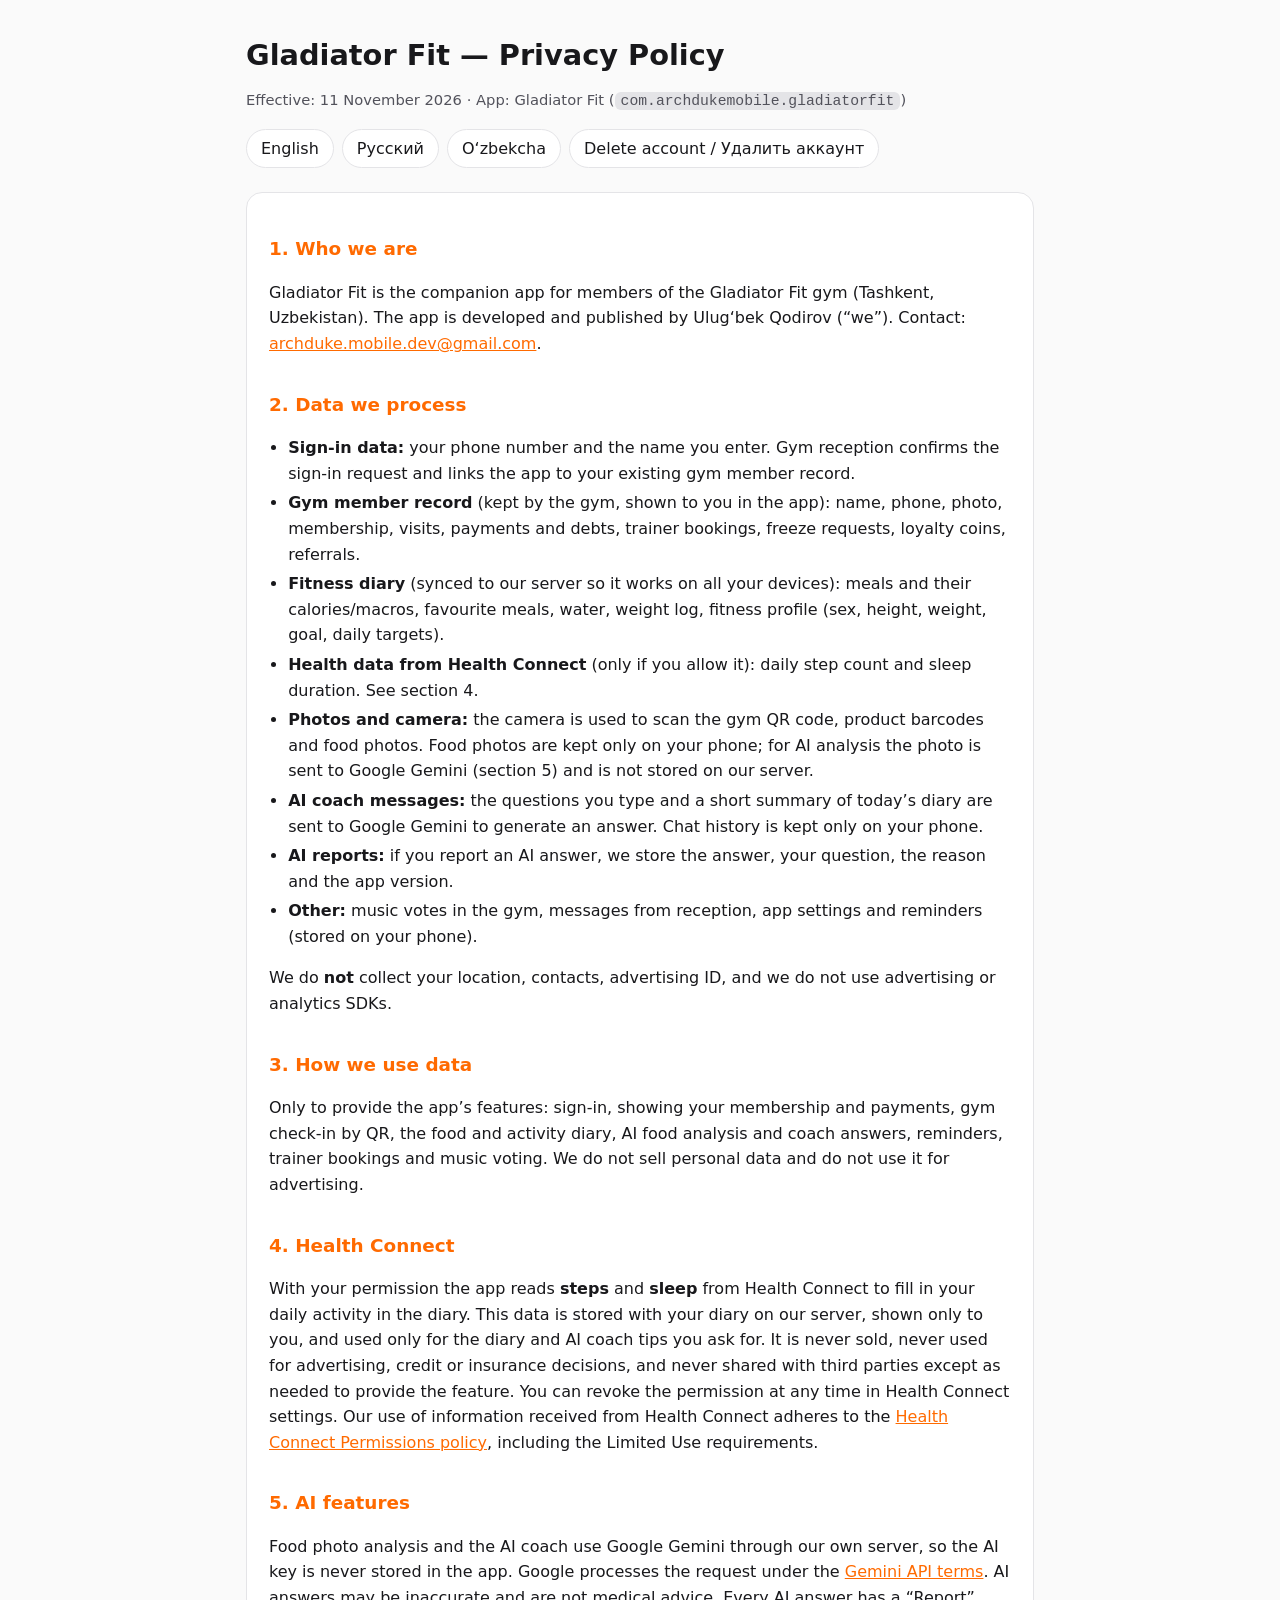
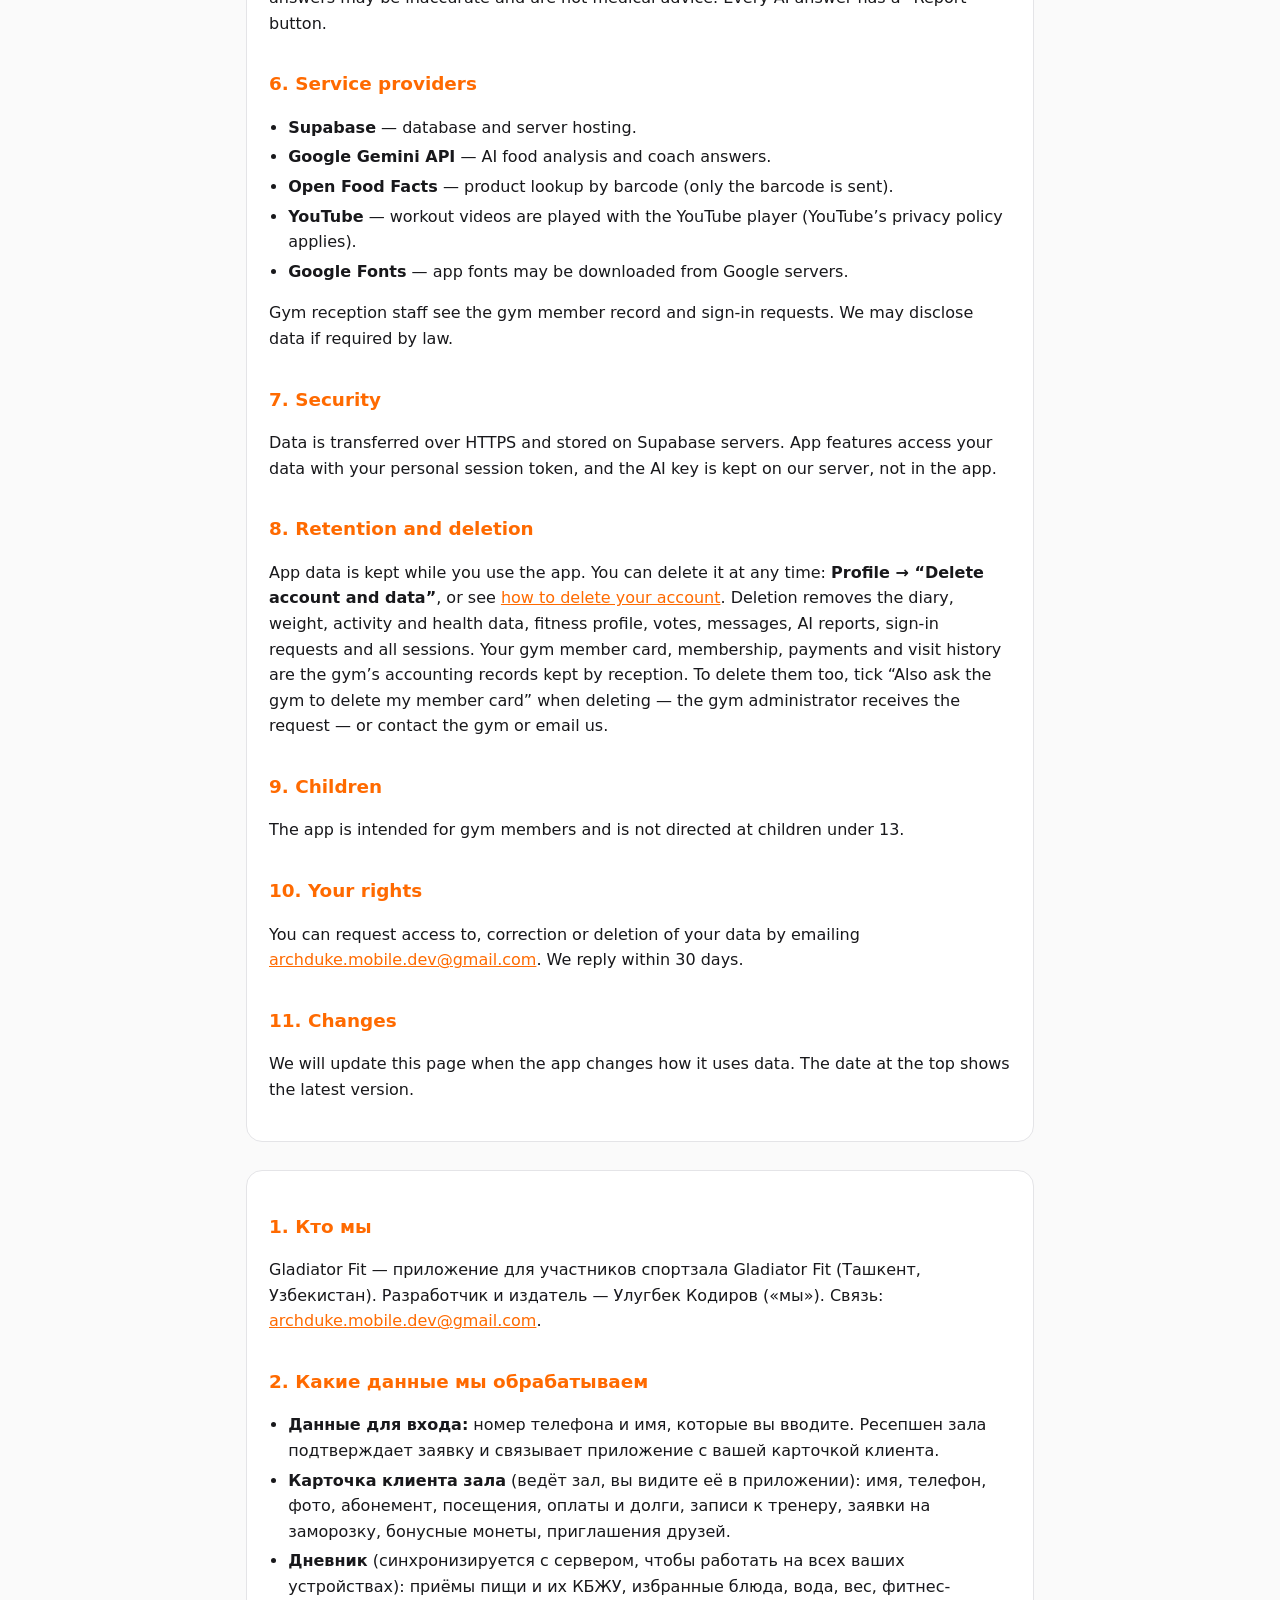
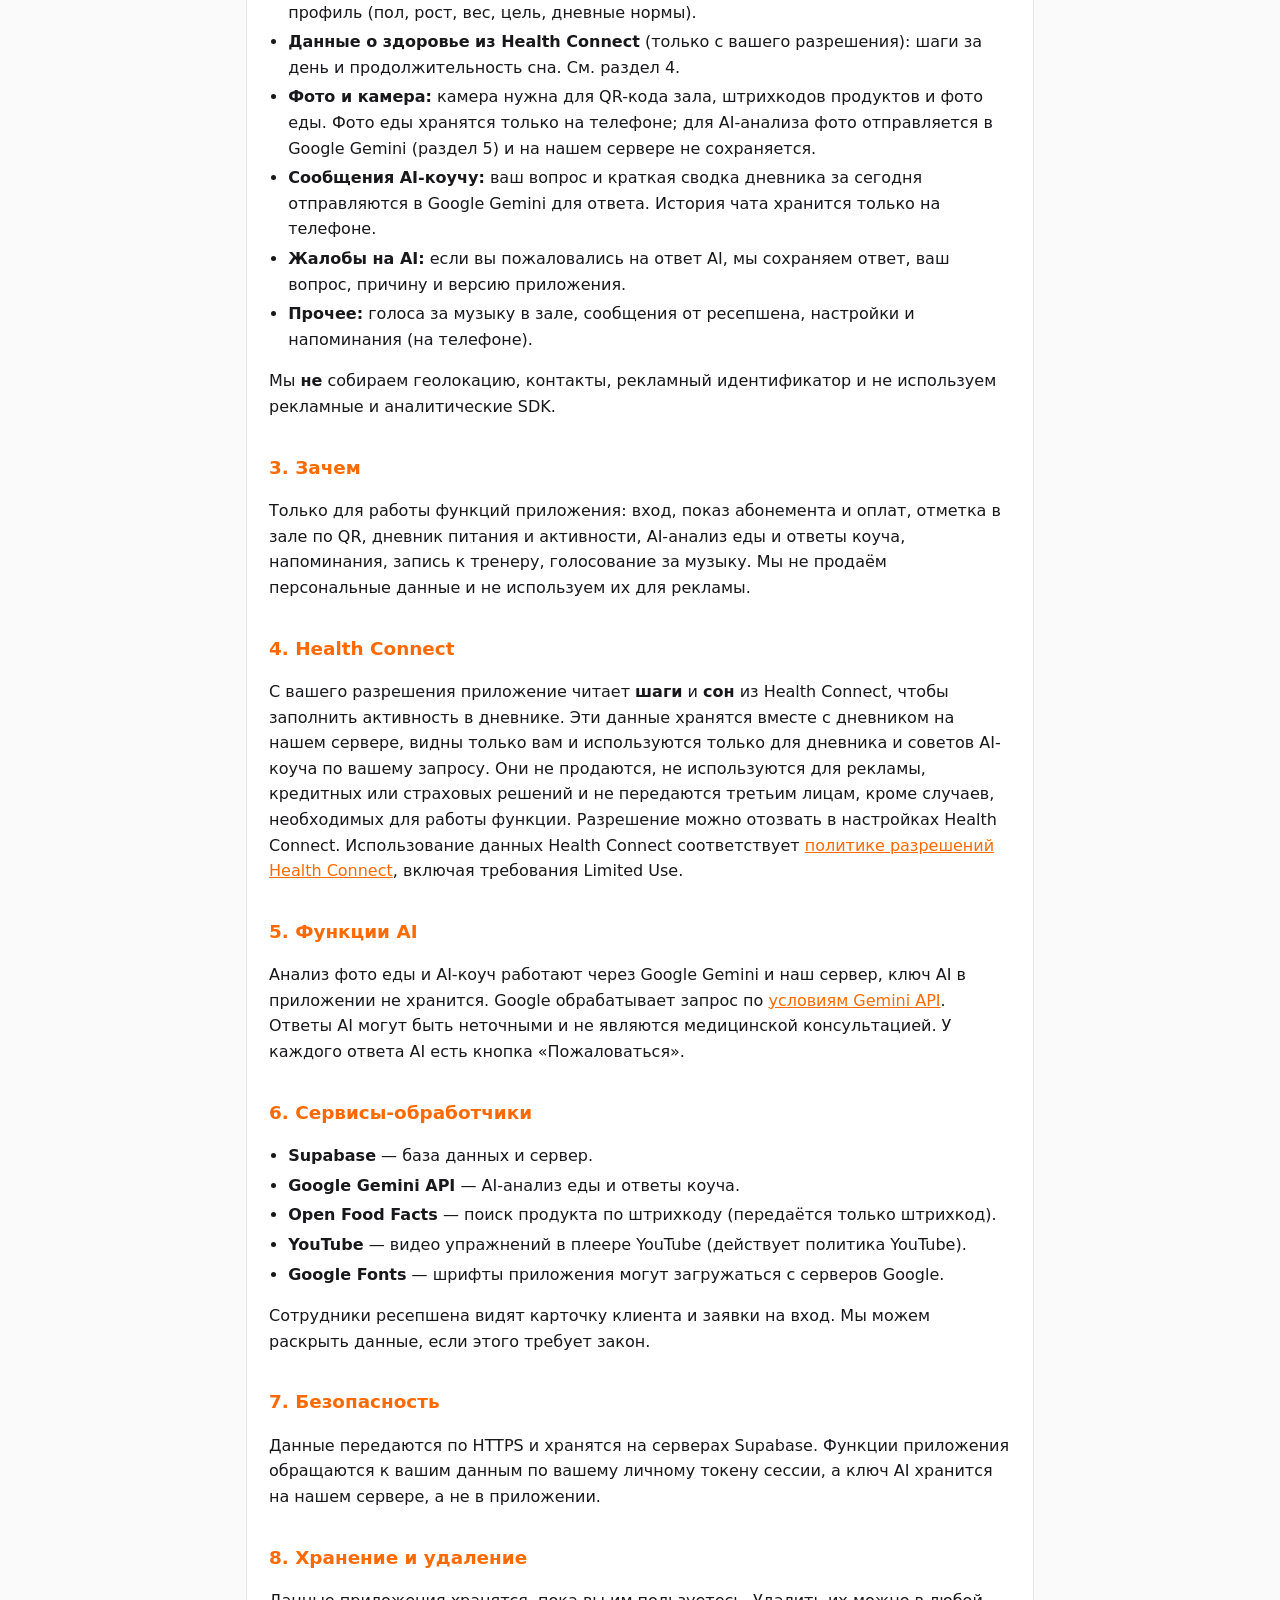
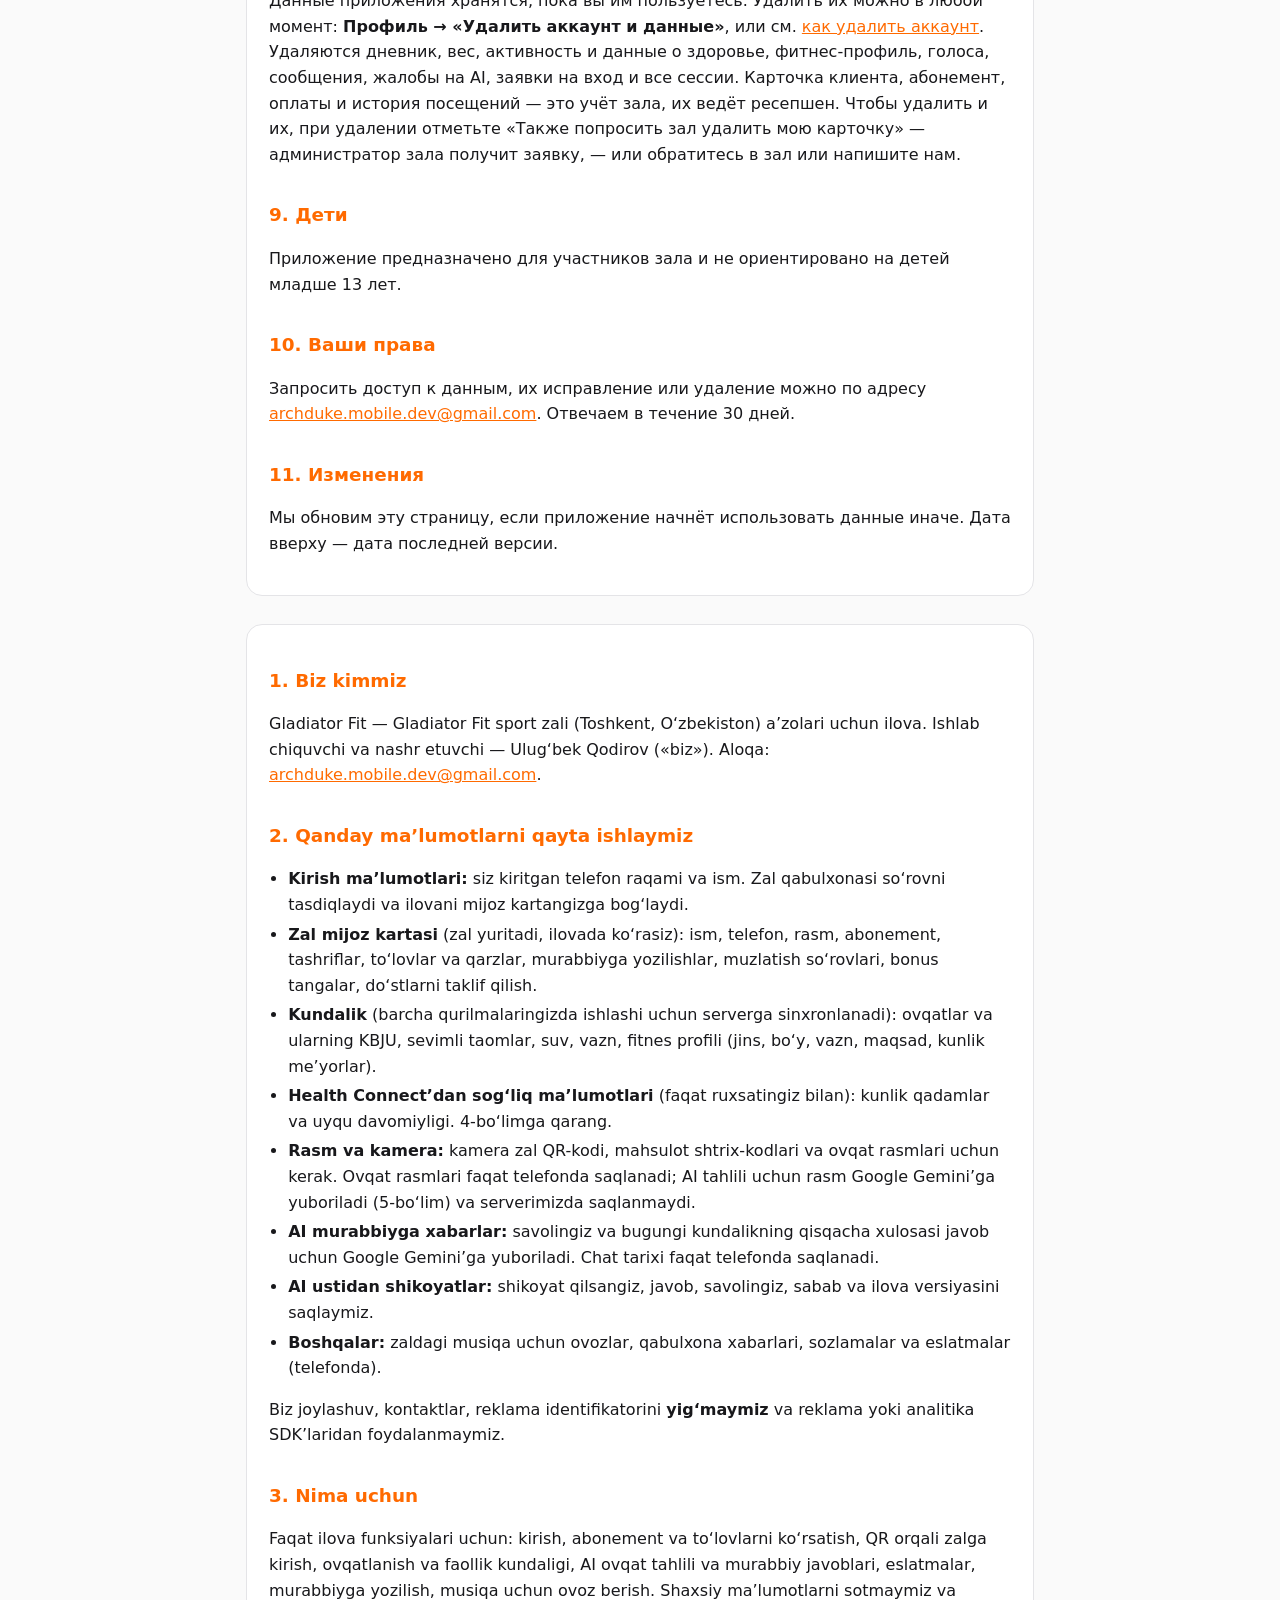
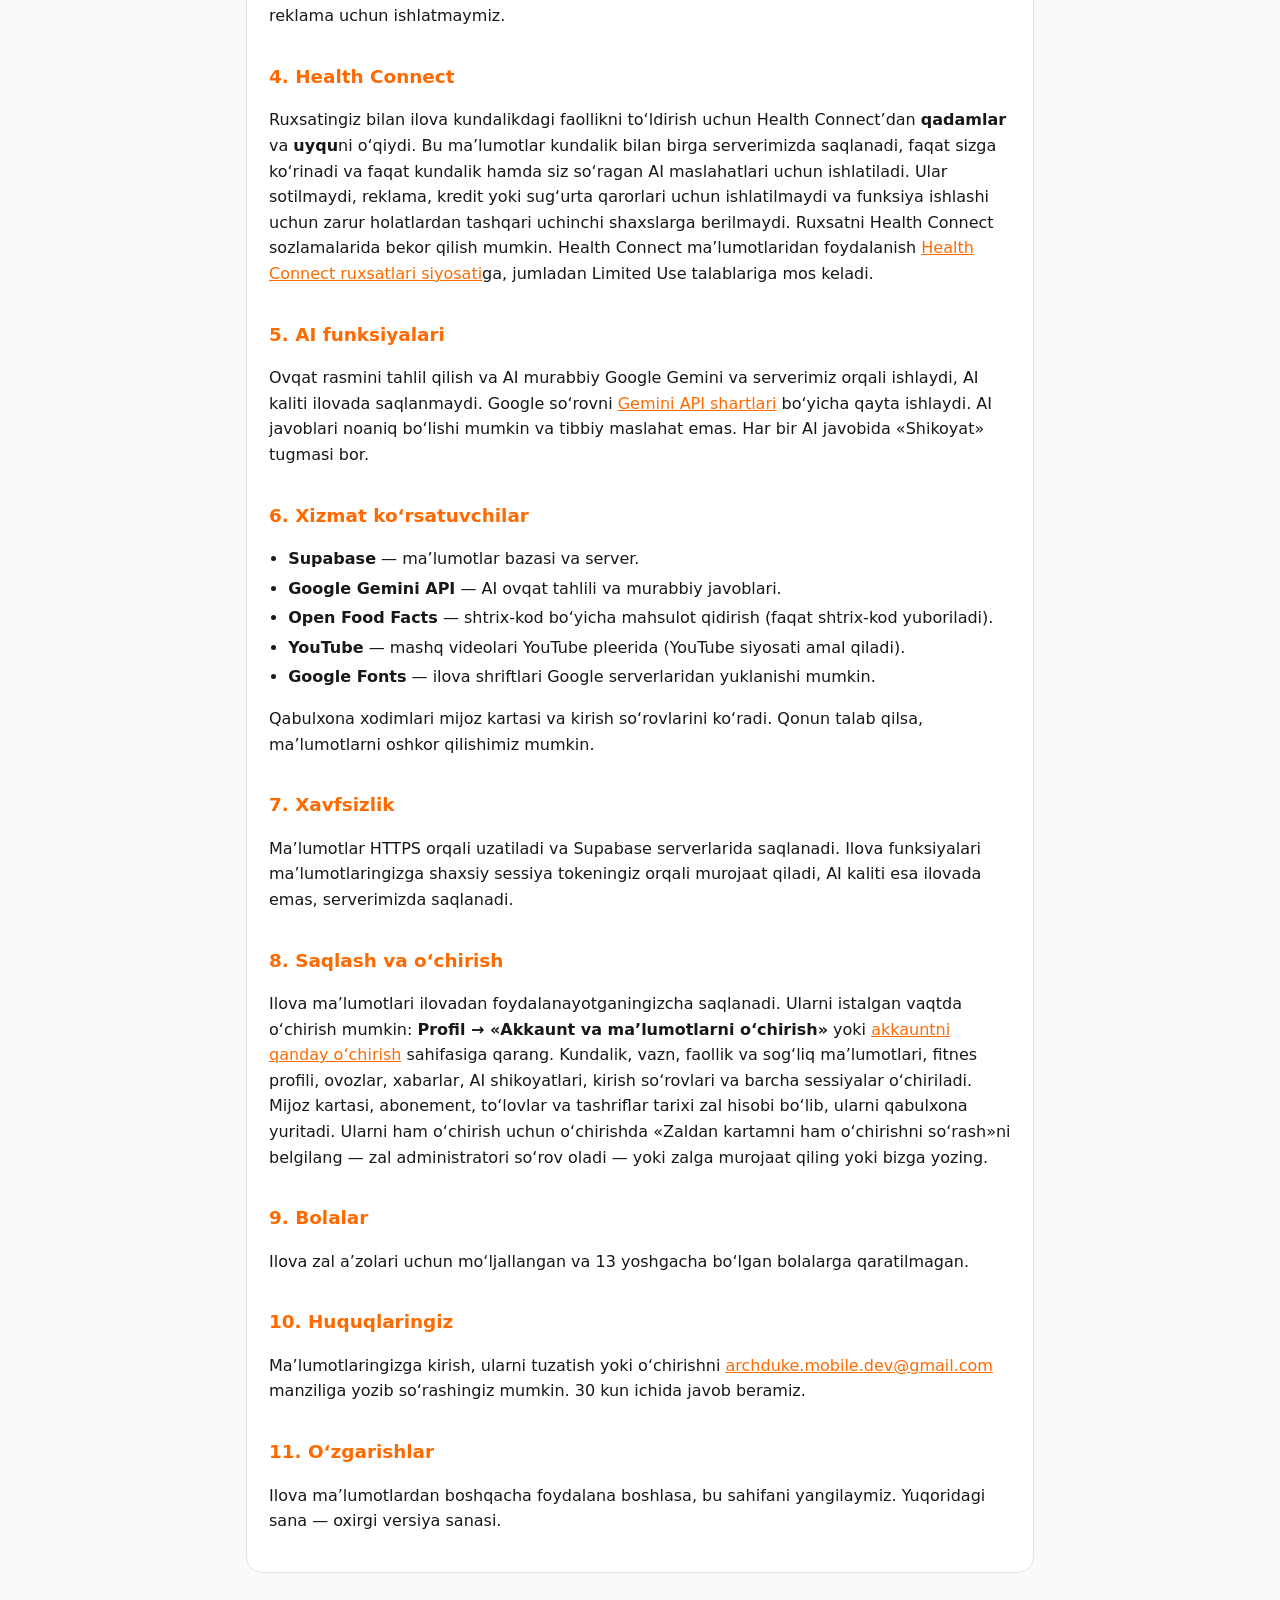
<file: index.html>
<!doctype html>
<html lang="en">
<head>
<meta charset="utf-8">
<meta name="viewport" content="width=device-width, initial-scale=1">
<title>Gladiator Fit — Privacy Policy</title>
<link rel="stylesheet" href="style.css">
</head>
<body>
<main>
<h1>Gladiator Fit — Privacy Policy</h1>
<p class="muted">Effective: 11 November 2026 · App: Gladiator Fit (<code>com.archdukemobile.gladiatorfit</code>)</p>
<nav class="lang"><a href="#en">English</a><a href="#ru">Русский</a><a href="#uz">O‘zbekcha</a><a href="delete-account/">Delete account / Удалить аккаунт</a></nav>

<!-- ═══════════════════════════ ENGLISH ═══════════════════════════ -->
<section class="l" id="en" lang="en">
<h2>1. Who we are</h2>
<p>Gladiator Fit is the companion app for members of the Gladiator Fit gym (Tashkent, Uzbekistan). The app is developed and published by Ulug‘bek Qodirov (“we”). Contact: <a href="mailto:archduke.mobile.dev@gmail.com">archduke.mobile.dev@gmail.com</a>.</p>

<h2>2. Data we process</h2>
<ul>
<li><b>Sign-in data:</b> your phone number and the name you enter. Gym reception confirms the sign-in request and links the app to your existing gym member record.</li>
<li><b>Gym member record</b> (kept by the gym, shown to you in the app): name, phone, photo, membership, visits, payments and debts, trainer bookings, freeze requests, loyalty coins, referrals.</li>
<li><b>Fitness diary</b> (synced to our server so it works on all your devices): meals and their calories/macros, favourite meals, water, weight log, fitness profile (sex, height, weight, goal, daily targets).</li>
<li><b>Health data from Health Connect</b> (only if you allow it): daily step count and sleep duration. See section 4.</li>
<li><b>Photos and camera:</b> the camera is used to scan the gym QR code, product barcodes and food photos. Food photos are kept only on your phone; for AI analysis the photo is sent to Google Gemini (section 5) and is not stored on our server.</li>
<li><b>AI coach messages:</b> the questions you type and a short summary of today’s diary are sent to Google Gemini to generate an answer. Chat history is kept only on your phone.</li>
<li><b>AI reports:</b> if you report an AI answer, we store the answer, your question, the reason and the app version.</li>
<li><b>Other:</b> music votes in the gym, messages from reception, app settings and reminders (stored on your phone).</li>
</ul>
<p>We do <b>not</b> collect your location, contacts, advertising ID, and we do not use advertising or analytics SDKs.</p>

<h2>3. How we use data</h2>
<p>Only to provide the app’s features: sign-in, showing your membership and payments, gym check-in by QR, the food and activity diary, AI food analysis and coach answers, reminders, trainer bookings and music voting. We do not sell personal data and do not use it for advertising.</p>

<h2>4. Health Connect</h2>
<p>With your permission the app reads <b>steps</b> and <b>sleep</b> from Health Connect to fill in your daily activity in the diary. This data is stored with your diary on our server, shown only to you, and used only for the diary and AI coach tips you ask for. It is never sold, never used for advertising, credit or insurance decisions, and never shared with third parties except as needed to provide the feature. You can revoke the permission at any time in Health Connect settings. Our use of information received from Health Connect adheres to the <a href="https://support.google.com/googleplay/android-developer/answer/12991134">Health Connect Permissions policy</a>, including the Limited Use requirements.</p>

<h2>5. AI features</h2>
<p>Food photo analysis and the AI coach use Google Gemini through our own server, so the AI key is never stored in the app. Google processes the request under the <a href="https://ai.google.dev/gemini-api/terms">Gemini API terms</a>. AI answers may be inaccurate and are not medical advice. Every AI answer has a “Report” button.</p>

<h2>6. Service providers</h2>
<ul>
<li><b>Supabase</b> — database and server hosting.</li>
<li><b>Google Gemini API</b> — AI food analysis and coach answers.</li>
<li><b>Open Food Facts</b> — product lookup by barcode (only the barcode is sent).</li>
<li><b>YouTube</b> — workout videos are played with the YouTube player (YouTube’s privacy policy applies).</li>
<li><b>Google Fonts</b> — app fonts may be downloaded from Google servers.</li>
</ul>
<p>Gym reception staff see the gym member record and sign-in requests. We may disclose data if required by law.</p>

<h2>7. Security</h2>
<p>Data is transferred over HTTPS and stored on Supabase servers. App features access your data with your personal session token, and the AI key is kept on our server, not in the app.</p>

<h2>8. Retention and deletion</h2>
<p>App data is kept while you use the app. You can delete it at any time: <b>Profile → “Delete account and data”</b>, or see <a href="delete-account/">how to delete your account</a>. Deletion removes the diary, weight, activity and health data, fitness profile, votes, messages, AI reports, sign-in requests and all sessions. Your gym member card, membership, payments and visit history are the gym’s accounting records kept by reception. To delete them too, tick “Also ask the gym to delete my member card” when deleting — the gym administrator receives the request — or contact the gym or email us.</p>

<h2>9. Children</h2>
<p>The app is intended for gym members and is not directed at children under 13.</p>

<h2>10. Your rights</h2>
<p>You can request access to, correction or deletion of your data by emailing <a href="mailto:archduke.mobile.dev@gmail.com">archduke.mobile.dev@gmail.com</a>. We reply within 30 days.</p>

<h2>11. Changes</h2>
<p>We will update this page when the app changes how it uses data. The date at the top shows the latest version.</p>
</section>

<!-- ═══════════════════════════ РУССКИЙ ═══════════════════════════ -->
<section class="l" id="ru" lang="ru">
<h2>1. Кто мы</h2>
<p>Gladiator Fit — приложение для участников спортзала Gladiator Fit (Ташкент, Узбекистан). Разработчик и издатель — Улугбек Кодиров («мы»). Связь: <a href="mailto:archduke.mobile.dev@gmail.com">archduke.mobile.dev@gmail.com</a>.</p>

<h2>2. Какие данные мы обрабатываем</h2>
<ul>
<li><b>Данные для входа:</b> номер телефона и имя, которые вы вводите. Ресепшен зала подтверждает заявку и связывает приложение с вашей карточкой клиента.</li>
<li><b>Карточка клиента зала</b> (ведёт зал, вы видите её в приложении): имя, телефон, фото, абонемент, посещения, оплаты и долги, записи к тренеру, заявки на заморозку, бонусные монеты, приглашения друзей.</li>
<li><b>Дневник</b> (синхронизируется с сервером, чтобы работать на всех ваших устройствах): приёмы пищи и их КБЖУ, избранные блюда, вода, вес, фитнес-профиль (пол, рост, вес, цель, дневные нормы).</li>
<li><b>Данные о здоровье из Health Connect</b> (только с вашего разрешения): шаги за день и продолжительность сна. См. раздел 4.</li>
<li><b>Фото и камера:</b> камера нужна для QR-кода зала, штрихкодов продуктов и фото еды. Фото еды хранятся только на телефоне; для AI-анализа фото отправляется в Google Gemini (раздел 5) и на нашем сервере не сохраняется.</li>
<li><b>Сообщения AI-коучу:</b> ваш вопрос и краткая сводка дневника за сегодня отправляются в Google Gemini для ответа. История чата хранится только на телефоне.</li>
<li><b>Жалобы на AI:</b> если вы пожаловались на ответ AI, мы сохраняем ответ, ваш вопрос, причину и версию приложения.</li>
<li><b>Прочее:</b> голоса за музыку в зале, сообщения от ресепшена, настройки и напоминания (на телефоне).</li>
</ul>
<p>Мы <b>не</b> собираем геолокацию, контакты, рекламный идентификатор и не используем рекламные и аналитические SDK.</p>

<h2>3. Зачем</h2>
<p>Только для работы функций приложения: вход, показ абонемента и оплат, отметка в зале по QR, дневник питания и активности, AI-анализ еды и ответы коуча, напоминания, запись к тренеру, голосование за музыку. Мы не продаём персональные данные и не используем их для рекламы.</p>

<h2>4. Health Connect</h2>
<p>С вашего разрешения приложение читает <b>шаги</b> и <b>сон</b> из Health Connect, чтобы заполнить активность в дневнике. Эти данные хранятся вместе с дневником на нашем сервере, видны только вам и используются только для дневника и советов AI-коуча по вашему запросу. Они не продаются, не используются для рекламы, кредитных или страховых решений и не передаются третьим лицам, кроме случаев, необходимых для работы функции. Разрешение можно отозвать в настройках Health Connect. Использование данных Health Connect соответствует <a href="https://support.google.com/googleplay/android-developer/answer/12991134">политике разрешений Health Connect</a>, включая требования Limited Use.</p>

<h2>5. Функции AI</h2>
<p>Анализ фото еды и AI-коуч работают через Google Gemini и наш сервер, ключ AI в приложении не хранится. Google обрабатывает запрос по <a href="https://ai.google.dev/gemini-api/terms">условиям Gemini API</a>. Ответы AI могут быть неточными и не являются медицинской консультацией. У каждого ответа AI есть кнопка «Пожаловаться».</p>

<h2>6. Сервисы-обработчики</h2>
<ul>
<li><b>Supabase</b> — база данных и сервер.</li>
<li><b>Google Gemini API</b> — AI-анализ еды и ответы коуча.</li>
<li><b>Open Food Facts</b> — поиск продукта по штрихкоду (передаётся только штрихкод).</li>
<li><b>YouTube</b> — видео упражнений в плеере YouTube (действует политика YouTube).</li>
<li><b>Google Fonts</b> — шрифты приложения могут загружаться с серверов Google.</li>
</ul>
<p>Сотрудники ресепшена видят карточку клиента и заявки на вход. Мы можем раскрыть данные, если этого требует закон.</p>

<h2>7. Безопасность</h2>
<p>Данные передаются по HTTPS и хранятся на серверах Supabase. Функции приложения обращаются к вашим данным по вашему личному токену сессии, а ключ AI хранится на нашем сервере, а не в приложении.</p>

<h2>8. Хранение и удаление</h2>
<p>Данные приложения хранятся, пока вы им пользуетесь. Удалить их можно в любой момент: <b>Профиль → «Удалить аккаунт и данные»</b>, или см. <a href="delete-account/#ru">как удалить аккаунт</a>. Удаляются дневник, вес, активность и данные о здоровье, фитнес-профиль, голоса, сообщения, жалобы на AI, заявки на вход и все сессии. Карточка клиента, абонемент, оплаты и история посещений — это учёт зала, их ведёт ресепшен. Чтобы удалить и их, при удалении отметьте «Также попросить зал удалить мою карточку» — администратор зала получит заявку, — или обратитесь в зал или напишите нам.</p>

<h2>9. Дети</h2>
<p>Приложение предназначено для участников зала и не ориентировано на детей младше 13 лет.</p>

<h2>10. Ваши права</h2>
<p>Запросить доступ к данным, их исправление или удаление можно по адресу <a href="mailto:archduke.mobile.dev@gmail.com">archduke.mobile.dev@gmail.com</a>. Отвечаем в течение 30 дней.</p>

<h2>11. Изменения</h2>
<p>Мы обновим эту страницу, если приложение начнёт использовать данные иначе. Дата вверху — дата последней версии.</p>
</section>

<!-- ═══════════════════════════ O‘ZBEKCHA ═══════════════════════════ -->
<section class="l" id="uz" lang="uz">
<h2>1. Biz kimmiz</h2>
<p>Gladiator Fit — Gladiator Fit sport zali (Toshkent, O‘zbekiston) a’zolari uchun ilova. Ishlab chiquvchi va nashr etuvchi — Ulug‘bek Qodirov («biz»). Aloqa: <a href="mailto:archduke.mobile.dev@gmail.com">archduke.mobile.dev@gmail.com</a>.</p>

<h2>2. Qanday ma’lumotlarni qayta ishlaymiz</h2>
<ul>
<li><b>Kirish ma’lumotlari:</b> siz kiritgan telefon raqami va ism. Zal qabulxonasi so‘rovni tasdiqlaydi va ilovani mijoz kartangizga bog‘laydi.</li>
<li><b>Zal mijoz kartasi</b> (zal yuritadi, ilovada ko‘rasiz): ism, telefon, rasm, abonement, tashriflar, to‘lovlar va qarzlar, murabbiyga yozilishlar, muzlatish so‘rovlari, bonus tangalar, do‘stlarni taklif qilish.</li>
<li><b>Kundalik</b> (barcha qurilmalaringizda ishlashi uchun serverga sinxronlanadi): ovqatlar va ularning KBJU, sevimli taomlar, suv, vazn, fitnes profili (jins, bo‘y, vazn, maqsad, kunlik me’yorlar).</li>
<li><b>Health Connect’dan sog‘liq ma’lumotlari</b> (faqat ruxsatingiz bilan): kunlik qadamlar va uyqu davomiyligi. 4-bo‘limga qarang.</li>
<li><b>Rasm va kamera:</b> kamera zal QR-kodi, mahsulot shtrix-kodlari va ovqat rasmlari uchun kerak. Ovqat rasmlari faqat telefonda saqlanadi; AI tahlili uchun rasm Google Gemini’ga yuboriladi (5-bo‘lim) va serverimizda saqlanmaydi.</li>
<li><b>AI murabbiyga xabarlar:</b> savolingiz va bugungi kundalikning qisqacha xulosasi javob uchun Google Gemini’ga yuboriladi. Chat tarixi faqat telefonda saqlanadi.</li>
<li><b>AI ustidan shikoyatlar:</b> shikoyat qilsangiz, javob, savolingiz, sabab va ilova versiyasini saqlaymiz.</li>
<li><b>Boshqalar:</b> zaldagi musiqa uchun ovozlar, qabulxona xabarlari, sozlamalar va eslatmalar (telefonda).</li>
</ul>
<p>Biz joylashuv, kontaktlar, reklama identifikatorini <b>yig‘maymiz</b> va reklama yoki analitika SDK’laridan foydalanmaymiz.</p>

<h2>3. Nima uchun</h2>
<p>Faqat ilova funksiyalari uchun: kirish, abonement va to‘lovlarni ko‘rsatish, QR orqali zalga kirish, ovqatlanish va faollik kundaligi, AI ovqat tahlili va murabbiy javoblari, eslatmalar, murabbiyga yozilish, musiqa uchun ovoz berish. Shaxsiy ma’lumotlarni sotmaymiz va reklama uchun ishlatmaymiz.</p>

<h2>4. Health Connect</h2>
<p>Ruxsatingiz bilan ilova kundalikdagi faollikni to‘ldirish uchun Health Connect’dan <b>qadamlar</b> va <b>uyqu</b>ni o‘qiydi. Bu ma’lumotlar kundalik bilan birga serverimizda saqlanadi, faqat sizga ko‘rinadi va faqat kundalik hamda siz so‘ragan AI maslahatlari uchun ishlatiladi. Ular sotilmaydi, reklama, kredit yoki sug‘urta qarorlari uchun ishlatilmaydi va funksiya ishlashi uchun zarur holatlardan tashqari uchinchi shaxslarga berilmaydi. Ruxsatni Health Connect sozlamalarida bekor qilish mumkin. Health Connect ma’lumotlaridan foydalanish <a href="https://support.google.com/googleplay/android-developer/answer/12991134">Health Connect ruxsatlari siyosati</a>ga, jumladan Limited Use talablariga mos keladi.</p>

<h2>5. AI funksiyalari</h2>
<p>Ovqat rasmini tahlil qilish va AI murabbiy Google Gemini va serverimiz orqali ishlaydi, AI kaliti ilovada saqlanmaydi. Google so‘rovni <a href="https://ai.google.dev/gemini-api/terms">Gemini API shartlari</a> bo‘yicha qayta ishlaydi. AI javoblari noaniq bo‘lishi mumkin va tibbiy maslahat emas. Har bir AI javobida «Shikoyat» tugmasi bor.</p>

<h2>6. Xizmat ko‘rsatuvchilar</h2>
<ul>
<li><b>Supabase</b> — ma’lumotlar bazasi va server.</li>
<li><b>Google Gemini API</b> — AI ovqat tahlili va murabbiy javoblari.</li>
<li><b>Open Food Facts</b> — shtrix-kod bo‘yicha mahsulot qidirish (faqat shtrix-kod yuboriladi).</li>
<li><b>YouTube</b> — mashq videolari YouTube pleerida (YouTube siyosati amal qiladi).</li>
<li><b>Google Fonts</b> — ilova shriftlari Google serverlaridan yuklanishi mumkin.</li>
</ul>
<p>Qabulxona xodimlari mijoz kartasi va kirish so‘rovlarini ko‘radi. Qonun talab qilsa, ma’lumotlarni oshkor qilishimiz mumkin.</p>

<h2>7. Xavfsizlik</h2>
<p>Ma’lumotlar HTTPS orqali uzatiladi va Supabase serverlarida saqlanadi. Ilova funksiyalari ma’lumotlaringizga shaxsiy sessiya tokeningiz orqali murojaat qiladi, AI kaliti esa ilovada emas, serverimizda saqlanadi.</p>

<h2>8. Saqlash va o‘chirish</h2>
<p>Ilova ma’lumotlari ilovadan foydalanayotganingizcha saqlanadi. Ularni istalgan vaqtda o‘chirish mumkin: <b>Profil → «Akkaunt va ma’lumotlarni o‘chirish»</b> yoki <a href="delete-account/#uz">akkauntni qanday o‘chirish</a> sahifasiga qarang. Kundalik, vazn, faollik va sog‘liq ma’lumotlari, fitnes profili, ovozlar, xabarlar, AI shikoyatlari, kirish so‘rovlari va barcha sessiyalar o‘chiriladi. Mijoz kartasi, abonement, to‘lovlar va tashriflar tarixi zal hisobi bo‘lib, ularni qabulxona yuritadi. Ularni ham o‘chirish uchun o‘chirishda «Zaldan kartamni ham o‘chirishni so‘rash»ni belgilang — zal administratori so‘rov oladi — yoki zalga murojaat qiling yoki bizga yozing.</p>

<h2>9. Bolalar</h2>
<p>Ilova zal a’zolari uchun mo‘ljallangan va 13 yoshgacha bo‘lgan bolalarga qaratilmagan.</p>

<h2>10. Huquqlaringiz</h2>
<p>Ma’lumotlaringizga kirish, ularni tuzatish yoki o‘chirishni <a href="mailto:archduke.mobile.dev@gmail.com">archduke.mobile.dev@gmail.com</a> manziliga yozib so‘rashingiz mumkin. 30 kun ichida javob beramiz.</p>

<h2>11. O‘zgarishlar</h2>
<p>Ilova ma’lumotlardan boshqacha foydalana boshlasa, bu sahifani yangilaymiz. Yuqoridagi sana — oxirgi versiya sanasi.</p>
</section>
</main>
</body>
</html>
</file>
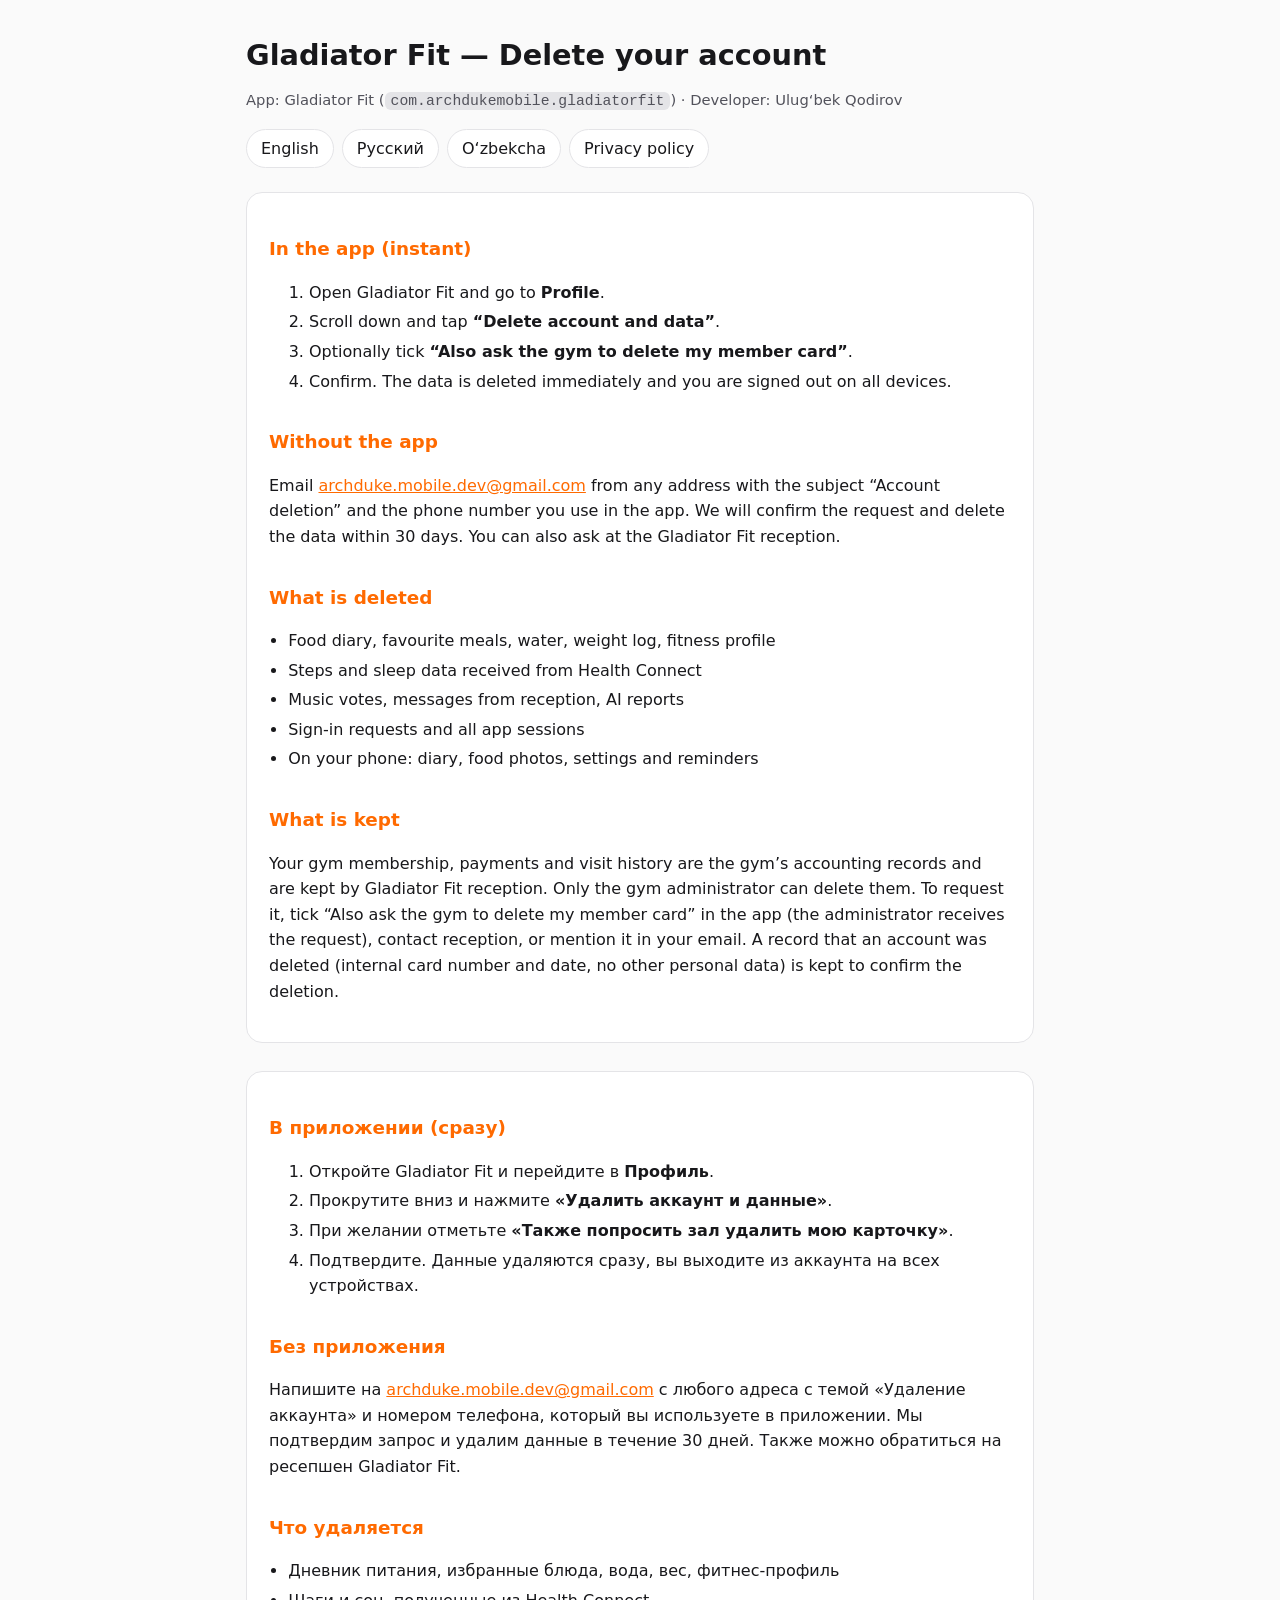
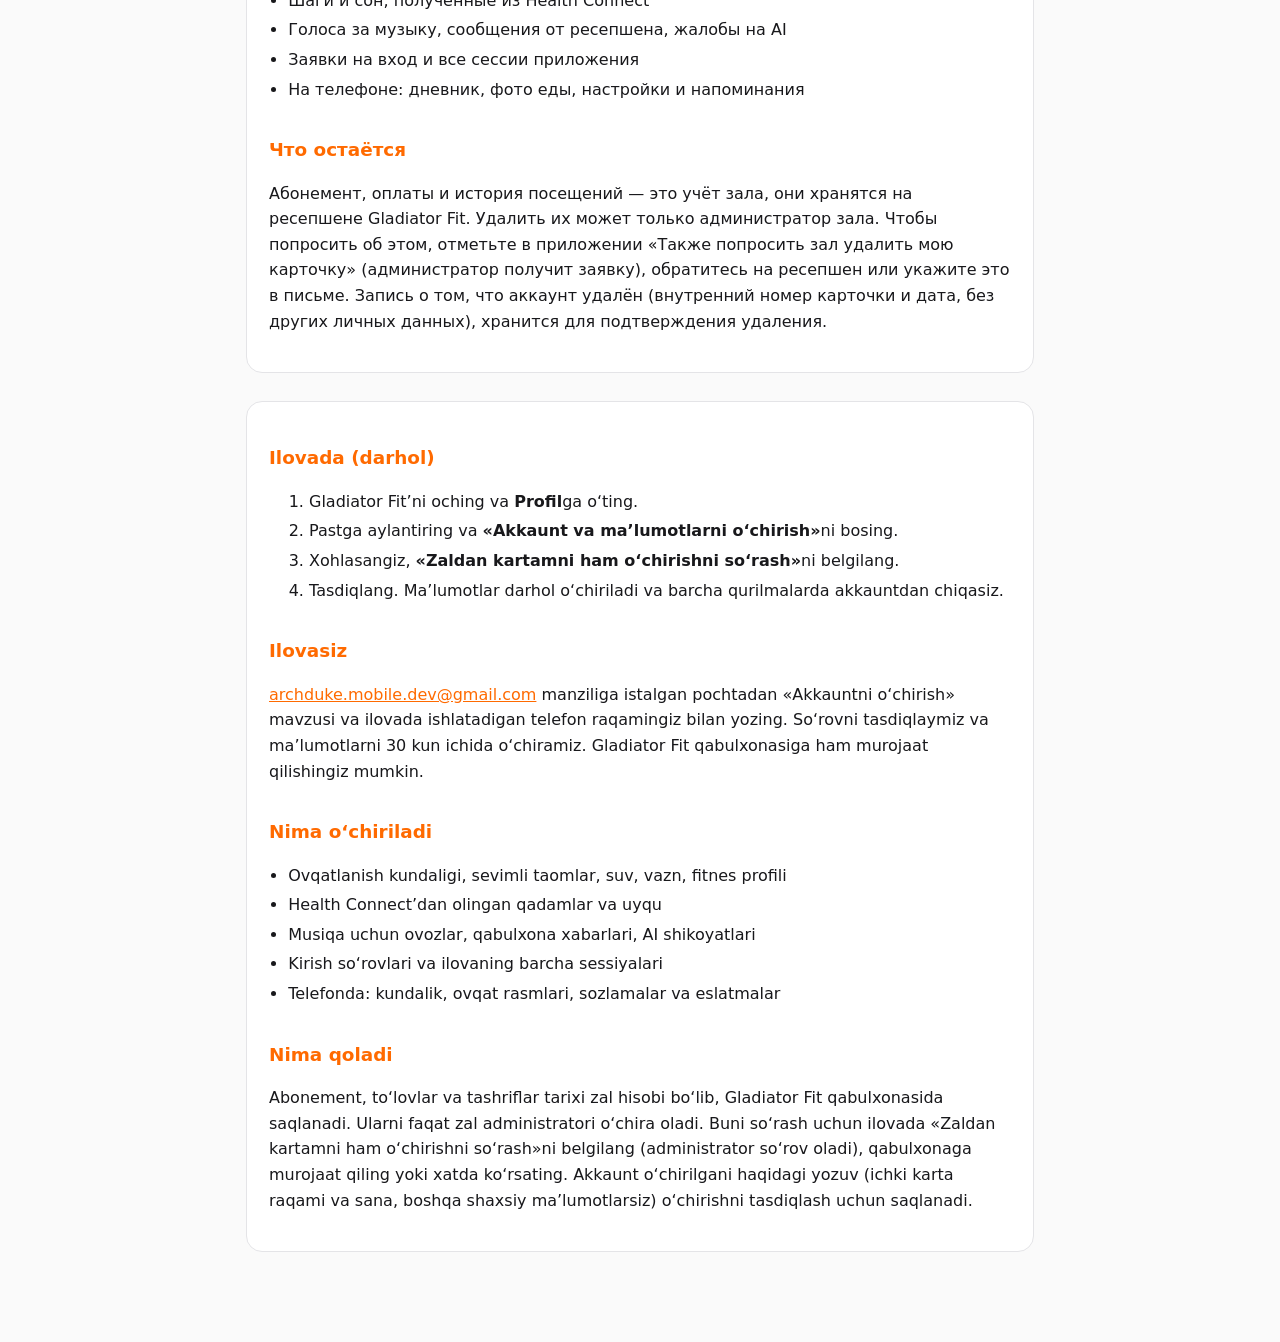
<file: delete-account/index.html>
<!doctype html>
<html lang="en">
<head>
<meta charset="utf-8">
<meta name="viewport" content="width=device-width, initial-scale=1">
<title>Gladiator Fit — Delete account</title>
<link rel="stylesheet" href="../style.css">
</head>
<body>
<main>
<h1>Gladiator Fit — Delete your account</h1>
<p class="muted">App: Gladiator Fit (<code>com.archdukemobile.gladiatorfit</code>) · Developer: Ulug‘bek Qodirov</p>
<nav class="lang"><a href="#en">English</a><a href="#ru">Русский</a><a href="#uz">O‘zbekcha</a><a href="../">Privacy policy</a></nav>

<section class="l" id="en" lang="en">
<h2>In the app (instant)</h2>
<ol>
<li>Open Gladiator Fit and go to <b>Profile</b>.</li>
<li>Scroll down and tap <b>“Delete account and data”</b>.</li>
<li>Optionally tick <b>“Also ask the gym to delete my member card”</b>.</li>
<li>Confirm. The data is deleted immediately and you are signed out on all devices.</li>
</ol>
<h2>Without the app</h2>
<p>Email <a href="mailto:archduke.mobile.dev@gmail.com?subject=Gladiator%20Fit%20account%20deletion">archduke.mobile.dev@gmail.com</a> from any address with the subject “Account deletion” and the phone number you use in the app. We will confirm the request and delete the data within 30 days. You can also ask at the Gladiator Fit reception.</p>
<h2>What is deleted</h2>
<ul>
<li>Food diary, favourite meals, water, weight log, fitness profile</li>
<li>Steps and sleep data received from Health Connect</li>
<li>Music votes, messages from reception, AI reports</li>
<li>Sign-in requests and all app sessions</li>
<li>On your phone: diary, food photos, settings and reminders</li>
</ul>
<h2>What is kept</h2>
<p>Your gym membership, payments and visit history are the gym’s accounting records and are kept by Gladiator Fit reception. Only the gym administrator can delete them. To request it, tick “Also ask the gym to delete my member card” in the app (the administrator receives the request), contact reception, or mention it in your email. A record that an account was deleted (internal card number and date, no other personal data) is kept to confirm the deletion.</p>
</section>

<section class="l" id="ru" lang="ru">
<h2>В приложении (сразу)</h2>
<ol>
<li>Откройте Gladiator Fit и перейдите в <b>Профиль</b>.</li>
<li>Прокрутите вниз и нажмите <b>«Удалить аккаунт и данные»</b>.</li>
<li>При желании отметьте <b>«Также попросить зал удалить мою карточку»</b>.</li>
<li>Подтвердите. Данные удаляются сразу, вы выходите из аккаунта на всех устройствах.</li>
</ol>
<h2>Без приложения</h2>
<p>Напишите на <a href="mailto:archduke.mobile.dev@gmail.com?subject=Gladiator%20Fit%20account%20deletion">archduke.mobile.dev@gmail.com</a> с любого адреса с темой «Удаление аккаунта» и номером телефона, который вы используете в приложении. Мы подтвердим запрос и удалим данные в течение 30 дней. Также можно обратиться на ресепшен Gladiator Fit.</p>
<h2>Что удаляется</h2>
<ul>
<li>Дневник питания, избранные блюда, вода, вес, фитнес-профиль</li>
<li>Шаги и сон, полученные из Health Connect</li>
<li>Голоса за музыку, сообщения от ресепшена, жалобы на AI</li>
<li>Заявки на вход и все сессии приложения</li>
<li>На телефоне: дневник, фото еды, настройки и напоминания</li>
</ul>
<h2>Что остаётся</h2>
<p>Абонемент, оплаты и история посещений — это учёт зала, они хранятся на ресепшене Gladiator Fit. Удалить их может только администратор зала. Чтобы попросить об этом, отметьте в приложении «Также попросить зал удалить мою карточку» (администратор получит заявку), обратитесь на ресепшен или укажите это в письме. Запись о том, что аккаунт удалён (внутренний номер карточки и дата, без других личных данных), хранится для подтверждения удаления.</p>
</section>

<section class="l" id="uz" lang="uz">
<h2>Ilovada (darhol)</h2>
<ol>
<li>Gladiator Fit’ni oching va <b>Profil</b>ga o‘ting.</li>
<li>Pastga aylantiring va <b>«Akkaunt va ma’lumotlarni o‘chirish»</b>ni bosing.</li>
<li>Xohlasangiz, <b>«Zaldan kartamni ham o‘chirishni so‘rash»</b>ni belgilang.</li>
<li>Tasdiqlang. Ma’lumotlar darhol o‘chiriladi va barcha qurilmalarda akkauntdan chiqasiz.</li>
</ol>
<h2>Ilovasiz</h2>
<p><a href="mailto:archduke.mobile.dev@gmail.com?subject=Gladiator%20Fit%20account%20deletion">archduke.mobile.dev@gmail.com</a> manziliga istalgan pochtadan «Akkauntni o‘chirish» mavzusi va ilovada ishlatadigan telefon raqamingiz bilan yozing. So‘rovni tasdiqlaymiz va ma’lumotlarni 30 kun ichida o‘chiramiz. Gladiator Fit qabulxonasiga ham murojaat qilishingiz mumkin.</p>
<h2>Nima o‘chiriladi</h2>
<ul>
<li>Ovqatlanish kundaligi, sevimli taomlar, suv, vazn, fitnes profili</li>
<li>Health Connect’dan olingan qadamlar va uyqu</li>
<li>Musiqa uchun ovozlar, qabulxona xabarlari, AI shikoyatlari</li>
<li>Kirish so‘rovlari va ilovaning barcha sessiyalari</li>
<li>Telefonda: kundalik, ovqat rasmlari, sozlamalar va eslatmalar</li>
</ul>
<h2>Nima qoladi</h2>
<p>Abonement, to‘lovlar va tashriflar tarixi zal hisobi bo‘lib, Gladiator Fit qabulxonasida saqlanadi. Ularni faqat zal administratori o‘chira oladi. Buni so‘rash uchun ilovada «Zaldan kartamni ham o‘chirishni so‘rash»ni belgilang (administrator so‘rov oladi), qabulxonaga murojaat qiling yoki xatda ko‘rsating. Akkaunt o‘chirilgani haqidagi yozuv (ichki karta raqami va sana, boshqa shaxsiy ma’lumotlarsiz) o‘chirishni tasdiqlash uchun saqlanadi.</p>
</section>
</main>
</body>
</html>
</file>
<file: style.css>
:root{--bg:#0f0f10;--card:#18181b;--text:#e7e7ea;--muted:#a1a1aa;--accent:#ff6a00;--line:#2a2a30}
@media (prefers-color-scheme: light){:root{--bg:#fafafa;--card:#fff;--text:#18181b;--muted:#52525b;--line:#e4e4e7}}
*{box-sizing:border-box}
body{margin:0;background:var(--bg);color:var(--text);font:16px/1.6 system-ui,-apple-system,"Segoe UI",Roboto,sans-serif}
main{max-width:820px;margin:0 auto;padding:32px 16px 64px}
h1{font-size:1.8rem;line-height:1.25;margin:.2em 0}
h2{font-size:1.15rem;margin:1.8em 0 .4em;color:var(--accent)}
.lang{display:flex;gap:8px;flex-wrap:wrap;margin:12px 0 24px}
.lang a{padding:6px 14px;border:1px solid var(--line);border-radius:999px;color:var(--text);text-decoration:none;background:var(--card)}
section.l{background:var(--card);border:1px solid var(--line);border-radius:16px;padding:8px 22px 22px;margin-bottom:28px}
.muted{color:var(--muted);font-size:.92rem}
a{color:var(--accent)}
ul{padding-left:1.2em}
li{margin:.25em 0}
code{background:var(--line);padding:1px 6px;border-radius:6px}
</file>
